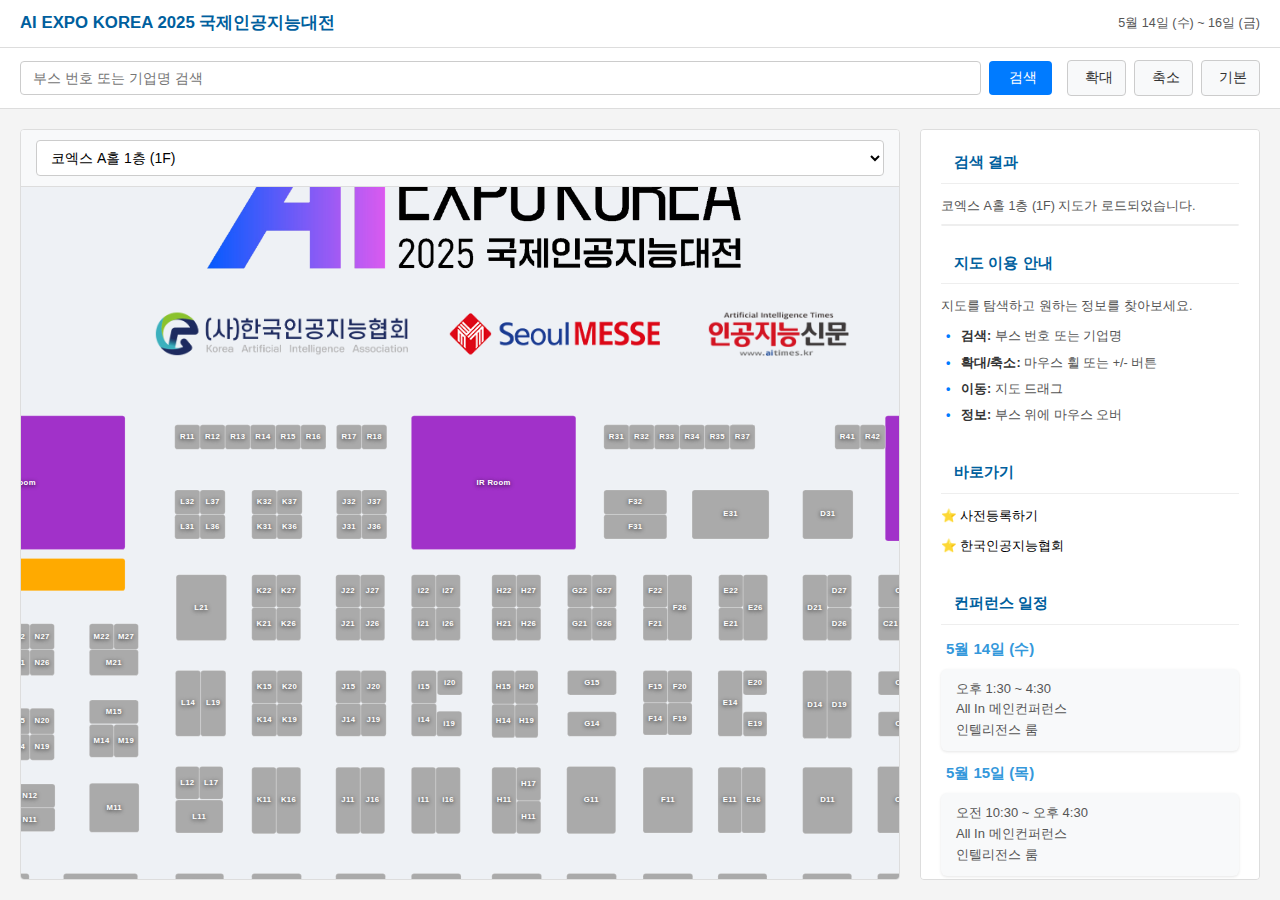
<file: index.html>
<!DOCTYPE html>
<html lang="ko">

<head>
    <meta charset="UTF-8">
    <meta name="viewport" content="width=device-width, initial-scale=1.0">
    <title>AI EXPO KOREA 2025 부스 지도</title>
    <link rel="icon" href="/images/favicon.ico" type="image/x-icon">
    <!-- Meta 태그 추가 -->
    <meta name="description" content="AI EXPO KOREA 2025 국제인공지능대전 공식 부스 지도 - 부스 위치, 기업정보, 참가사 검색을 한 곳에서 편리하게 확인하세요.">

    <!-- Open Graph 태그 -->
    <meta property="og:title" content="AI EXPO KOREA 2025 부스 지도">
    <meta property="og:description" content="AI EXPO KOREA 2025 국제인공지능대전 코엑스 A홀 부스 배치도 및 참가사 정보">
    <meta property="og:type" content="website">
    <!-- <meta property="og:url" content="https://"> -->
    <meta property="og:image" content="/images/ogimage.png">
    <meta property="og:site_name" content="AI EXPO KOREA 2025">

    <!-- Font Awesome CDN Link -->
    <link rel="stylesheet" href="https://cdnjs.cloudflare.com/ajax/libs/font-awesome/6.5.1/css/all.min.css"
        integrity="sha512-DTOQO9RWCH3ppGqcWaEA1BIZOC6xxalwEsw9c2QQeAIftl+Vegovlnee1c9QX4TctnWMn13TZye+giMm8e2LwA=="
        crossorigin="anonymous" referrerpolicy="no-referrer" />
    <link rel="stylesheet" href="style.css">

    <style>
        a { 
            text-decoration: none;
            color: black;
        }
        /* Add this to your style.css file or inside the <style> section in the head */
.event-schedule {
    margin-top: 10px;
}

.event-day h4 {
    color: #3498db;
    margin: 0 0 8px 0;
    font-size: 15px;
    font-weight: bold;
}

.event-item {
    background-color: #f8f9fa;
    border-radius: 6px;
    padding: 8px 10px;
    margin-bottom: 10px;
    box-shadow: 0 1px 3px rgba(0,0,0,0.1);
}

.event-item p {
    margin: 4px 0;
    font-size: 13px;
    line-height: 1.3;
}

.event-item i {
    width: 16px;
    margin-right: 5px;
    color: #555;
}

.event-item:hover {
    background-color: #e9f7fe;
    transition: background-color 0.2s;
}

/* Make responsive for small screens */
@media (max-width: 768px) {
    .event-day {
        padding-left: 8px;
    }
    .event-item {
        padding: 6px 8px;
    }
}
    </style>
</head>

<body>
    <div class="app-container">
        <!-- Optional Header -->
        <header class="app-header">
            <a href="/" style="text-decoration: none;">
                <div class="logo">
                AI EXPO KOREA 2025 국제인공지능대전
            </div></a>
            <div class="event-info">
                5월 14일 (수) ~ 16일 (금)
            </div>
        </header>

        <!-- Control Bar -->
        <div class="control-bar">
            <div class="search-controls">
                <input type="text" id="searchInput" placeholder="부스 번호 또는 기업명 검색">
                <button id="searchButton"><i class="fas fa-search"></i> 검색</button>
            </div>
            <div class="map-controls">
                <button id="zoomInButton" title="확대"><i class="fas fa-plus"></i> 확대</button>
                <button id="zoomOutButton" title="축소"><i class="fas fa-minus"></i> 축소</button>
                <button id="resetViewButton" title="기본 보기"><i class="fas fa-expand"></i> 기본</button>
                <!-- <button id="legendButton" title="범례"><i class="fas fa-info-circle"></i></button> -->
                <!-- <button id="printButton" title="인쇄"><i class="fas fa-print"></i></button> -->
            </div>
        </div>

        <!-- Main Content Area -->
        <main class="main-content">
            <!-- Map Area (Left) -->
            <div class="map-area">
                <div class="location-selector">
                    <select id="floorLevelSelector">
                        <option value="level1">코엑스 A홀 1층 (1F)</option>
                        <!-- <option value="level3">코엑스 A홀 3층 (3F)</option> -->
                        <!-- Add other floor levels here -->
                    </select>
                </div>
                <div id="mapViewport" class="map-viewport">
                    <svg id="boothMap" width="100%" height="100%">
                        <defs></defs>
                        <g id="boothGroup"></g>
                    </svg>
                    <div id="tooltip" class="tooltip"></div>
                </div>
            </div>

            <!-- Sidebar (Right) -->
            <aside class="sidebar">
                <section class="sidebar-section search-results-section">
                    <h3><i class="fas fa-search-location"></i> 검색 결과</h3>
                    <div id="searchMessageContainer" class="search-message-container">
                        <span id="searchInfo">검색어를 입력하거나 지도를 탐색하세요.</span>
                        <ul id="searchResultsList"></ul>
                    </div>
                </section>

                <section class="sidebar-section">
                    <h3><i class="fas fa-map-signs"></i> 지도 이용 안내</h3>
                    <p>지도를 탐색하고 원하는 정보를 찾아보세요.</p>
                    <ul>
                        <li><strong>검색:</strong> 부스 번호 또는 기업명</li>
                        <li><strong>확대/축소:</strong> 마우스 휠 또는 +/- 버튼</li>
                        <li><strong>이동:</strong> 지도 드래그</li>
                        <li><strong>정보:</strong> 부스 위에 마우스 오버</li>
                    </ul>
                </section>

                <section class="sidebar-section">
                    <h3><i class="fas fa-star"></i> 바로가기</h3>
                    <p><a href="https://www.aiexpo.co.kr/home/v2.php?s=32" target="_blank">⭐ 사전등록하기</a></p>
                    <p><a href="https://koraia.org" target="_blank">⭐ 한국인공지능협회</a></p>
                </section>

                <section class="sidebar-section">
                    <h3><i class="fas fa-calendar-alt"></i> 컨퍼런스 일정</h3>
                    <div class="event-schedule">
                        <div class="event-day">
                            <h4><i class="fas fa-calendar-day"></i> 5월 14일 (수)</h4>
                            <div class="event-item">
                                <p><i class="far fa-clock"></i> 오후 1:30 ~ 4:30</p>
                                <p><i class="fas fa-microphone-alt"></i> All In 메인컨퍼런스</p>
                                <p><i class="fas fa-map-marker-alt"></i> 인텔리전스 룸</p>
                            </div>
                        </div>
                        
                        <div class="event-day">
                            <h4><i class="fas fa-calendar-day"></i> 5월 15일 (목)</h4>
                            <div class="event-item">
                                <p><i class="far fa-clock"></i> 오전 10:30 ~ 오후 4:30</p>
                                <p><i class="fas fa-microphone-alt"></i> All In 메인컨퍼런스</p>
                                <p><i class="fas fa-map-marker-alt"></i> 인텔리전스 룸</p>
                            </div>
                            <div class="event-item">
                                <p><i class="far fa-clock"></i> 오전 10:30 ~ 오후 3:50</p>
                                <p><i class="fas fa-microphone-alt"></i> AI Synergy Global Link</p>
                                <p><i class="fas fa-map-marker-alt"></i> IR 룸</p>
                            </div>
                        </div>
                        
                        <div class="event-day">
                            <h4><i class="fas fa-calendar-day"></i> 5월 16일 (금)</h4>
                            <div class="event-item">
                                <p><i class="far fa-clock"></i> 오전 10:30 ~ 오후 3:50</p>
                                <p><i class="fas fa-microphone-alt"></i> 제 4회 육군 인공지능 아이디어 공모전</p>
                                <p><i class="fas fa-map-marker-alt"></i> IR 룸</p>
                            </div>
                        </div>
                    </div>
                </section>
                    

            </aside>
        </main>
    </div>

    <script src="script.js"></script>
</body>

</html>
</file>
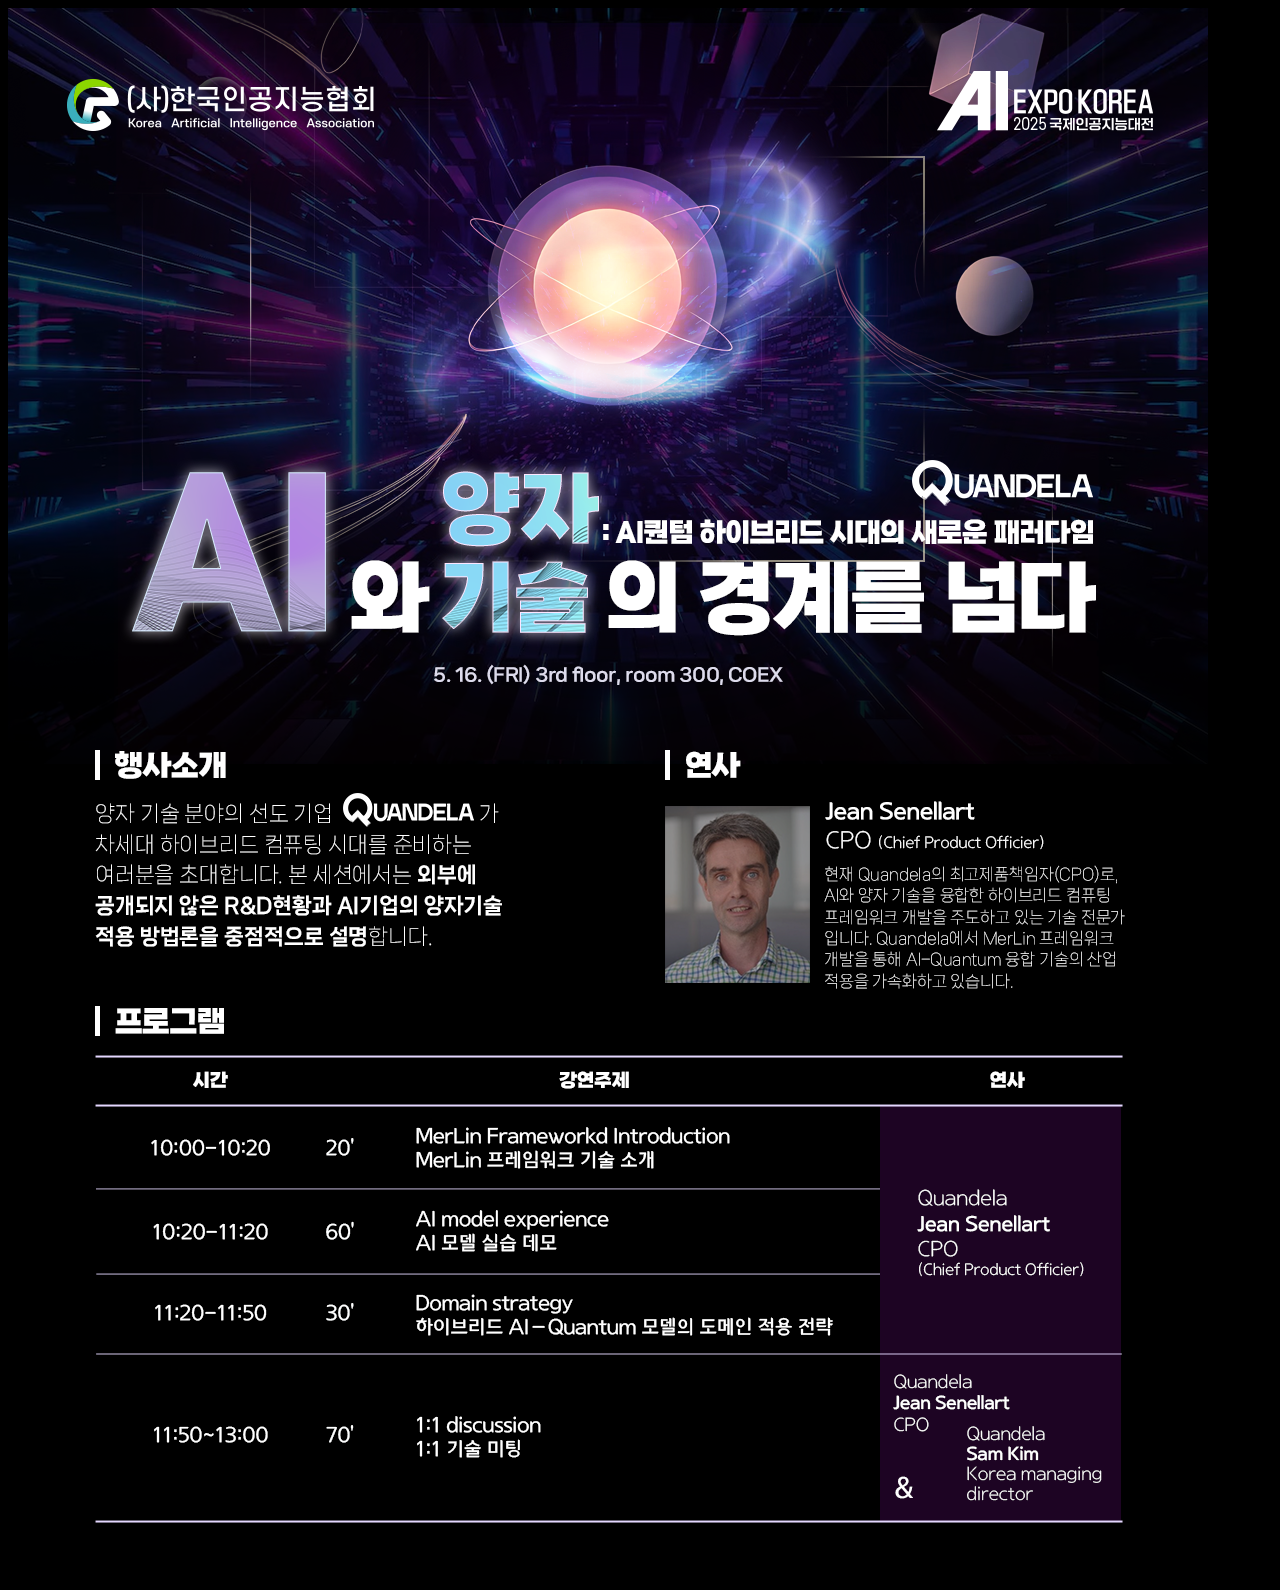
<file: 300.html>
<!DOCTYPE html>
<html lang="ko">

<head>
    <meta charset="UTF-8">
    <meta name="viewport" content="width=device-width, initial-scale=1.0">
    <title>국제인공지능대전 AI EXPO KOREA 부스 배치도</title>
    <link rel="icon" href="/images/favicon.ico" type="image/x-icon">
    <!-- Meta 태그 추가 -->
    <meta name="description" content="국제인공지능대전 부스 위치, 참가사 정보를 한 곳에서 편리하게 확인하세요.">

    <!-- Open Graph 태그 -->
    <meta property="og:title" content="AI EXPO KOREA 2025 부스 지도">
    <meta property="og:description" content="국제인공지능대전 부스 위치, 참가사 정보를 한 곳에서 편리하게 확인하세요.">
    <meta property="og:type" content="website">
    <!-- <meta property="og:url" content="https://"> -->
    <meta property="og:image" content="/images/ogimage2.png">
    <meta property="og:site_name" content="AI EXPO KOREA 2025">

    <style>
        body {
            background-color: black;
        }
    </style>



</head>

<body>
<img src="poster0516.png" alt="">
</body>

</html>
</file>
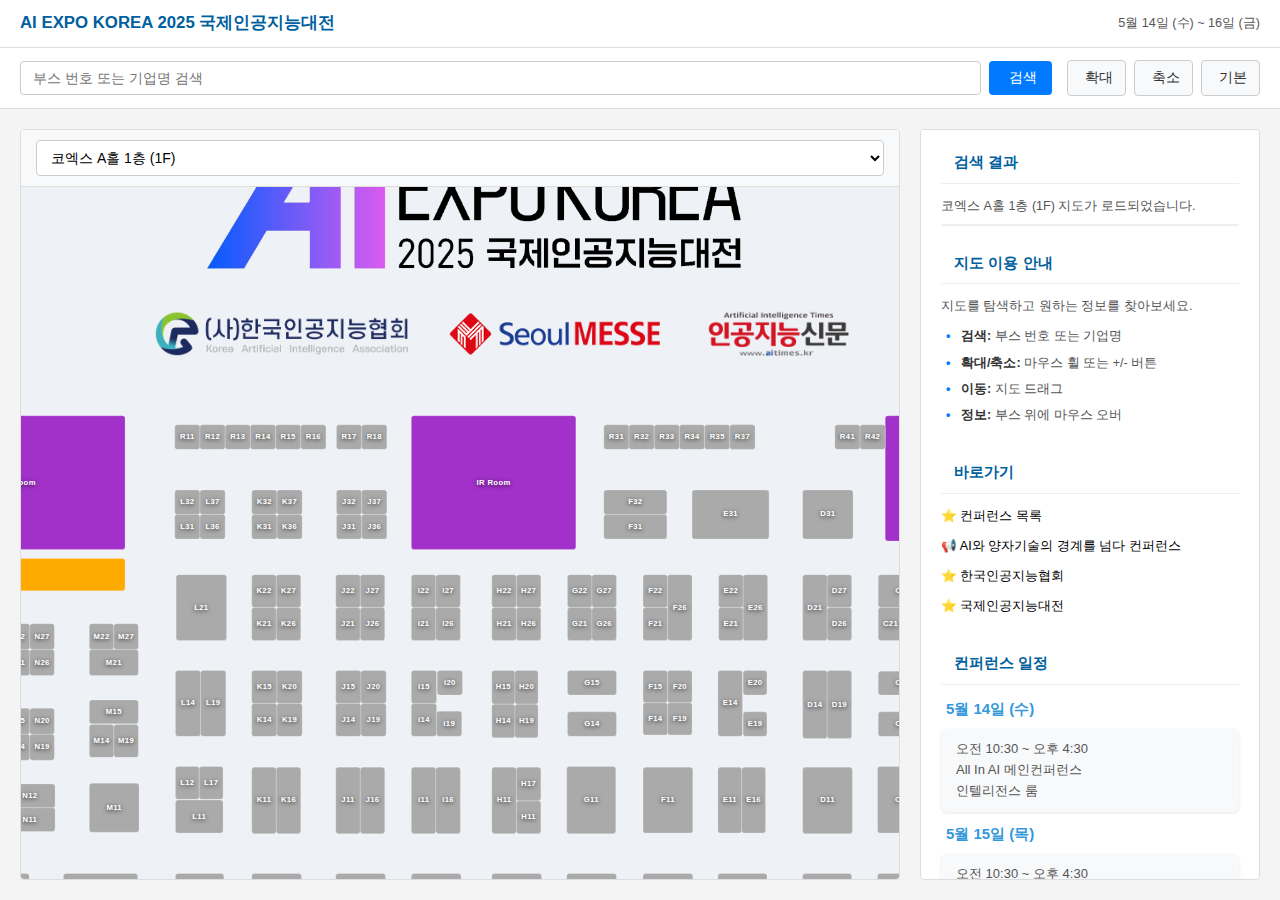
<file: index2.html>
<!DOCTYPE html>
<html lang="ko">

<head>
    <meta charset="UTF-8">
    <meta name="viewport" content="width=device-width, initial-scale=1.0">
    <title>국제인공지능대전 AI EXPO KOREA 부스 배치도</title>
    <link rel="icon" href="/images/favicon.ico" type="image/x-icon">
    <!-- Meta 태그 추가 -->
    <meta name="description" content="국제인공지능대전 부스 위치, 참가사 정보를 한 곳에서 편리하게 확인하세요.">

    <!-- Open Graph 태그 -->
    <meta property="og:title" content="AI EXPO KOREA 2025 부스 지도">
    <meta property="og:description" content="국제인공지능대전 부스 위치, 참가사 정보를 한 곳에서 편리하게 확인하세요.">
    <meta property="og:type" content="website">
    <!-- <meta property="og:url" content="https://"> -->
    <meta property="og:image" content="/images/ogimage2.png">
    <meta property="og:site_name" content="AI EXPO KOREA 2025">

    <!-- Font Awesome CDN Link -->
    <link rel="stylesheet" href="https://cdnjs.cloudflare.com/ajax/libs/font-awesome/6.5.1/css/all.min.css"
        integrity="sha512-DTOQO9RWCH3ppGqcWaEA1BIZOC6xxalwEsw9c2QQeAIftl+Vegovlnee1c9QX4TctnWMn13TZye+giMm8e2LwA=="
        crossorigin="anonymous" referrerpolicy="no-referrer" />
    <link rel="stylesheet" href="style.css">

    <style>
        a { 
            text-decoration: none;
            color: black;
        }
        /* Add this to your style.css file or inside the <style> section in the head */
.event-schedule {
    margin-top: 10px;
}

.event-day h4 {
    color: #3498db;
    margin: 0 0 8px 0;
    font-size: 15px;
    font-weight: bold;
}

.event-item {
    background-color: #f8f9fa;
    border-radius: 6px;
    padding: 8px 10px;
    margin-bottom: 10px;
    box-shadow: 0 1px 3px rgba(0,0,0,0.1);
}

.event-item p {
    margin: 4px 0;
    font-size: 13px;
    line-height: 1.3;
}

.event-item i {
    width: 16px;
    margin-right: 5px;
    color: #555;
}

.event-item:hover {
    background-color: #e9f7fe;
    transition: background-color 0.2s;
}

/* Make responsive for small screens */
@media (max-width: 768px) {
    .event-day {
        padding-left: 8px;
    }
    .event-item {
        padding: 6px 8px;
    }
}
    </style>
</head>

<body>
    <div class="app-container">
        <!-- Optional Header -->
        <header class="app-header">
            <a href="/" style="text-decoration: none;">
                <div class="logo">
                AI EXPO KOREA 2025 국제인공지능대전
            </div></a>
            <div class="event-info">
                5월 14일 (수) ~ 16일 (금)
            </div>
        </header>

        <!-- Control Bar -->
        <div class="control-bar">
            <div class="search-controls">
                <input type="text" id="searchInput" placeholder="부스 번호 또는 기업명 검색">
                <button id="searchButton"><i class="fas fa-search"></i> 검색</button>
            </div>
            <div class="map-controls">
                <button id="zoomInButton" title="확대"><i class="fas fa-plus"></i> 확대</button>
                <button id="zoomOutButton" title="축소"><i class="fas fa-minus"></i> 축소</button>
                <button id="resetViewButton" title="기본 보기"><i class="fas fa-expand"></i> 기본</button>
                <!-- <button id="legendButton" title="범례"><i class="fas fa-info-circle"></i></button> -->
                <!-- <button id="printButton" title="인쇄"><i class="fas fa-print"></i></button> -->
            </div>
        </div>

        <!-- Main Content Area -->
        <main class="main-content">
            <!-- Map Area (Left) -->
            <div class="map-area">
                <div class="location-selector">
                    <select id="floorLevelSelector">
                        <option value="level1">코엑스 A홀 1층 (1F)</option>
                        <option value="level3">코엑스 A홀 3층 (3F)</option> 
                        <!-- Add other floor levels here -->
                    </select>
                </div>
                <div id="mapViewport" class="map-viewport">
                    <svg id="boothMap" width="100%" height="100%">
                        <defs></defs>
                        <g id="boothGroup"></g>
                    </svg>
                    <div id="tooltip" class="tooltip"></div>
                </div>
            </div>

            <!-- Sidebar (Right) -->
            <aside class="sidebar">
                <section class="sidebar-section search-results-section">
                    <h3><i class="fas fa-search-location"></i> 검색 결과</h3>
                    <div id="searchMessageContainer" class="search-message-container">
                        <span id="searchInfo">검색어를 입력하거나 지도를 탐색하세요.</span>
                        <ul id="searchResultsList"></ul>
                    </div>
                </section>

                <section class="sidebar-section">
                    <h3><i class="fas fa-map-signs"></i> 지도 이용 안내</h3>
                    <p>지도를 탐색하고 원하는 정보를 찾아보세요.</p>
                    <ul>
                        <li><strong>검색:</strong> 부스 번호 또는 기업명</li>
                        <li><strong>확대/축소:</strong> 마우스 휠 또는 +/- 버튼</li>
                        <li><strong>이동:</strong> 지도 드래그</li>
                        <li><strong>정보:</strong> 부스 위에 마우스 오버</li>
                    </ul>
                </section>

                <section class="sidebar-section">
                    <h3><i class="fas fa-star"></i> 바로가기</h3>
                    <p><a href="https://expo.koraia.org/conference/conference" target="_blank">⭐ 컨퍼런스 목록</a></p>
                    <p><a href="https://expo.koraia.org/300" target="_blank">📢 AI와 양자기술의 경계를 넘다 컨퍼런스</a></p>
                    <p><a href="https://koraia.org" target="_blank">⭐ 한국인공지능협회</a></p>
                    <p><a href="https://www.aiexpo.co.kr/home/" target="_blank">⭐ 국제인공지능대전</a></p>
                    
                </section>

                <section class="sidebar-section">
                    <h3><i class="fas fa-calendar-alt"></i> 컨퍼런스 일정</h3>
                    <div class="event-schedule">
                        <div class="event-day">
                            <h4><i class="fas fa-calendar-day"></i> 5월 14일 (수)</h4>
                            <div class="event-item">
                                <a href="https://expo.koraia.org/conference/conference.html" target="_blank">
                                    <p><i class="far fa-clock"></i> 오전 10:30 ~ 오후 4:30</p>
                                    <p><i class="fas fa-microphone-alt"></i> All In AI 메인컨퍼런스</p>
                                    <p><i class="fas fa-map-marker-alt"></i> 인텔리전스 룸</p>
                                </a>
                            </div>
                        </div>
                        
                        <div class="event-day">
                            <h4><i class="fas fa-calendar-day"></i> 5월 15일 (목)</h4>
                            <div class="event-item">
                                <a href="https://expo.koraia.org/conference/conference.html" target="_blank">
                                    <p><i class="far fa-clock"></i> 오전 10:30 ~ 오후 4:30</p>
                                    <p><i class="fas fa-microphone-alt"></i> All In AI 메인컨퍼런스</p>
                                    <p><i class="fas fa-map-marker-alt"></i> 인텔리전스 룸</p>
                                </a>
                            </div>
                            <div class="event-item">
                                <a href="https://expo.koraia.org/conference/conference.html" target="_blank">
                                    <p><i class="far fa-clock"></i> 오전 10:00 ~ 오후 16:30</p>
                                    <p><i class="fas fa-microphone-alt"></i> AI Synergy Global Link</p>
                                    <p><i class="fas fa-map-marker-alt"></i> IR 룸</p>
                                </a>
                            </div>
                        </div>
                        
                        <div class="event-day">
                            <h4><i class="fas fa-calendar-day"></i> 5월 16일 (금)</h4>
                            <div class="event-item">
                                <a href="https://expo.koraia.org/conference/conference.html" target="_blank">
                                    <p><i class="far fa-clock"></i> 오전 10:00 ~ 오후 1:00</p>
                                    <p><i class="fas fa-microphone-alt"></i> AI와 양자기술의 경계를 넘다</p>
                                    <p><i class="fas fa-map-marker-alt"></i> 코엑스 3층 300호</p>
                                </a>
                            </div>
                            <div class="event-item">
                                <a href="https://expo.koraia.org/conference/conference.html" target="_blank">
                                    <p><i class="far fa-clock"></i> 오전 10:30 ~ 오후 3:50</p>
                                    <p><i class="fas fa-microphone-alt"></i> 제 4회 육군 인공지능 아이디어 공모전</p>
                                    <p><i class="fas fa-map-marker-alt"></i> IR 룸</p>
                                </a>
                            </div>
                        </div>
                    </div>
                </section>
                    

            </aside>
        </main>
    </div>

    <script src="script.js"></script>
</body>

</html>
</file>
<file: style.css>
/* Reset and Base Styles */
* {
    box-sizing: border-box;
    margin: 0;
    padding: 0;
}

body {
    font-family: 'Segoe UI', Arial, sans-serif;
    font-size: 14px;
    line-height: 1.6;
    color: #333;
    background-color: #f4f4f4;
    height: 100vh;
    overflow: hidden; /* Prevent body scroll */
    display: flex;
    flex-direction: column;
}

button, input, select {
    font-family: inherit;
    font-size: inherit;
}

button {
    cursor: pointer;
}

i { /* Font Awesome icon basic style */
    margin-right: 5px;
}

/* App Container */
.app-container {
    display: flex;
    flex-direction: column;
    height: 100%;
    width: 100%;
}

/* Optional Header */
.app-header {
    background-color: #fff;
    padding: 10px 20px;
    display: flex;
    justify-content: space-between;
    align-items: center;
    border-bottom: 1px solid #ddd;
    flex-shrink: 0; /* Prevent shrinking */
}
.logo { font-weight: bold; font-size: 1.2em; color: #005f9e; }
.event-info { color: #555; font-size: 0.9em; }

/* Control Bar */
.control-bar {
    background-color: #fff;
    padding: 12px 20px;
    display: flex;
    justify-content: space-between;
    align-items: center;
    border-bottom: 1px solid #ddd;
    flex-wrap: wrap;
    gap: 15px;
    flex-shrink: 0; /* Prevent shrinking */
}

.search-controls {
    display: flex;
    align-items: center;
    gap: 8px;
    flex-grow: 1;
    min-width: 300px;
}

.search-controls input[type="text"] {
    padding: 8px 12px;
    border: 1px solid #ccc;
    border-radius: 4px;
    flex-grow: 1;
}
.search-controls input[type="text"]:focus {
    border-color: #86b7fe;
    outline: 0;
    box-shadow: 0 0 0 0.2rem rgba(13, 110, 253, 0.25);
}

.search-controls button {
    padding: 8px 15px;
    background-color: #007bff;
    color: white;
    border: none;
    border-radius: 4px;
    transition: background-color 0.2s ease;
}
.search-controls button:hover { background-color: #0056b3; }

.map-controls {
    display: flex;
    align-items: center;
    gap: 8px;
}

.map-controls button {
    background-color: #f8f9fa;
    border: 1px solid #ccc;
    color: #333;
    padding: 8px 12px;
    border-radius: 4px;
    transition: background-color 0.2s ease, border-color 0.2s ease;
    white-space: nowrap;
}
.map-controls button:hover { background-color: #e2e6ea; border-color: #bbb; }
.map-controls button:active { transform: translateY(1px); }

/* Main Content Area */
.main-content {
    display: flex;
    flex-grow: 1; /* Fill remaining vertical space */
    padding: 20px;
    gap: 20px;
    background-color: #f4f4f4;
    overflow: hidden; /* Prevent content overflow */
}

/* Map Area (Left Column) */
.map-area {
    flex: 1;
    display: flex;
    flex-direction: column;
    background-color: #fff;
    border: 1px solid #ddd;
    border-radius: 4px;
    overflow: hidden;
    min-width: 0;
}

.location-selector {
    padding: 10px 15px;
    border-bottom: 1px solid #ddd;
    background-color: #f8f9fa;
    flex-shrink: 0; /* Prevent shrinking */
}

.location-selector select {
    width: 100%;
    padding: 8px 10px;
    border: 1px solid #ccc;
    border-radius: 4px;
    background-color: #fff;
}

.map-viewport {
    flex-grow: 1; /* Fill remaining space in map-area */
    position: relative;
    overflow: hidden;
    cursor: grab;
    background-color: #eef1f5;
}
.map-viewport:active { cursor: grabbing; }

#boothMap { display: block; width: 100%; height: 100%; }

/* 모바일 뷰 (최대 768px)에서 높이를 40vh로 변경 */
@media (max-width: 768px) {
    #boothMap {
      height: 40vh;
    }
  }


/* Sidebar (Right Column) */
.sidebar {
    width: 340px; /* Slightly wider sidebar */
    flex-shrink: 0;
    background-color: #fff;
    border: 1px solid #ddd;
    border-radius: 4px;
    padding: 20px;
    display: flex;
    flex-direction: column;
    gap: 25px; /* Increased gap */
    overflow-y: auto; /* Enable scrolling if content overflows */
    height: 100%; /* Fill parent height */
}

.sidebar-section h3 {
    font-size: 1.1em;
    color: #005f9e;
    margin-bottom: 12px;
    padding-bottom: 8px;
    border-bottom: 1px solid #eee;
    display: flex;
    align-items: center;
    gap: 8px;
}
.sidebar-section h3 i { color: #007bff; }

.sidebar-section p {
    margin-bottom: 10px;
    color: #555;
    font-size: 0.9em;
}

.sidebar-section ul {
    list-style: none;
    padding-left: 5px; /* Slight indent */
    margin-bottom: 10px;
}
.sidebar-section ul li {
    margin-bottom: 6px;
    color: #555;
    font-size: 0.9em;
    position: relative;
    padding-left: 15px; /* Space for pseudo-element */
}
.sidebar-section ul li::before { /* Custom bullet */
    content: '•';
    position: absolute;
    left: 0;
    color: #007bff;
    font-weight: bold;
}
.sidebar-section ul li strong { color: #333; }

.search-results-section #searchInfo {
    font-weight: 500;
    color: #555;
    display: block;
    margin-bottom: 8px;
    font-size: 0.9em;
    min-height: 1.5em; /* Prevent layout shift */
}
.search-results-section #searchResultsList {
    list-style: none;
    padding: 0;
    margin: 0;
    max-height: 250px; /* Adjust as needed */
    overflow-y: auto;
    border: 1px solid #eee;
    border-radius: 4px;
    background-color: #fff; /* Ensure background */
}
.search-results-section #searchResultsList li { padding: 0; margin: 0; }
.search-results-section #searchResultsList a {
    display: block;
    padding: 8px 12px; /* Slightly more padding */
    color: #007bff;
    text-decoration: none;
    border-bottom: 1px solid #eee;
    transition: background-color 0.2s ease;
    font-size: 0.9em;
}
.search-results-section #searchResultsList li:last-child a { border-bottom: none; }
.search-results-section #searchResultsList a:hover { background-color: #e9f5ff; }


/* Tooltip */
.tooltip {
    position: absolute;
    background-color: rgba(40, 40, 40, 0.9);
    color: white;
    padding: 8px 12px;
    border-radius: 4px;
    font-size: 0.85rem;
    white-space: nowrap;
    opacity: 0;
    visibility: hidden;
    transition: opacity 0.2s ease, visibility 0.2s ease;
    pointer-events: none;
    z-index: 1000;
    line-height: 1.4;
    box-shadow: 0 1px 5px rgba(0,0,0,0.2);
}
.tooltip strong {
    display: block;
    margin-bottom: 3px;
    font-size: 0.9rem;
    color: #87cefa;
    font-weight: 600;
}

/* Booth and Map Element Styles (Imported from previous CSS) */
.booth {
    stroke: rgba(255, 255, 255, 0.4);
    stroke-width: 0.7px;
    transition: filter 0.3s ease-out, stroke 0.3s ease-out, stroke-width 0.3s ease-out;
    cursor: pointer;
}
.booth:hover {
    stroke: rgba(255, 255, 255, 0.9);
    stroke-width: 1.2px;
    filter: drop-shadow(0px 0px 7px rgba(255, 255, 255, 0.75));
}
.booth-text {
    font-size: 11px;
    fill: #ffffff;
    text-anchor: middle;
    dominant-baseline: middle;
    pointer-events: none;
    font-weight: 600;
    text-shadow: 0px 1px 4px rgba(0, 0, 0, 0.8);
    letter-spacing: 0.5px;
}
.highlight {
    animation: pulseGlow 1.5s infinite ease-in-out;
    stroke: #00bfff;
    stroke-width: 1.8px;
}
@keyframes pulseGlow {
    0%, 100% { filter: drop-shadow(0px 0px 6px rgba(0, 191, 255, 0.7)); }
    50% { filter: drop-shadow(0px 0px 14px rgba(0, 191, 255, 1)); }
}
.map-element {}
.map-image {}
.map-text { font-family: 'Segoe UI', Tahoma, sans-serif; cursor: default; }
.map-shape {}
.map-shape-circle {}
a > .map-image, a > .map-shape { cursor: pointer; transition: filter 0.2s ease-out; }
a:hover > .map-image, a:hover > .map-shape { filter: brightness(1.15); }


/* Responsive Adjustments */
@media (max-width: 1024px) {
    .sidebar {
        width: 280px; /* Narrower sidebar */
    }
}

@media (max-width: 768px) {
    body { height: auto; overflow: auto; } /* Allow body scroll on small screens */
    .app-container { height: auto; }
    .main-content {
        flex-direction: column;
        height: auto; /* Let content define height */
        padding: 10px;
        gap: 10px;
    }
    .map-area {
        height: 60vh; /* Set map height relative to viewport */
        min-height: 400px;
    }
    .sidebar {
        width: 100%;
        height: auto; /* Auto height */
        max-height: none; /* Remove max-height */
        overflow-y: visible; /* Disable sidebar scroll */
    }
    .control-bar {
        flex-direction: column;
        align-items: stretch;
    }
    .search-controls { min-width: auto; }
    .map-controls { justify-content: center; }
}

@media (max-width: 480px) {
    .control-bar { padding: 10px; }
    .search-controls input[type="text"], .search-controls button, .map-controls button { font-size: 0.9em; padding: 6px 10px; }
    .sidebar { padding: 15px; }
}
</file>
